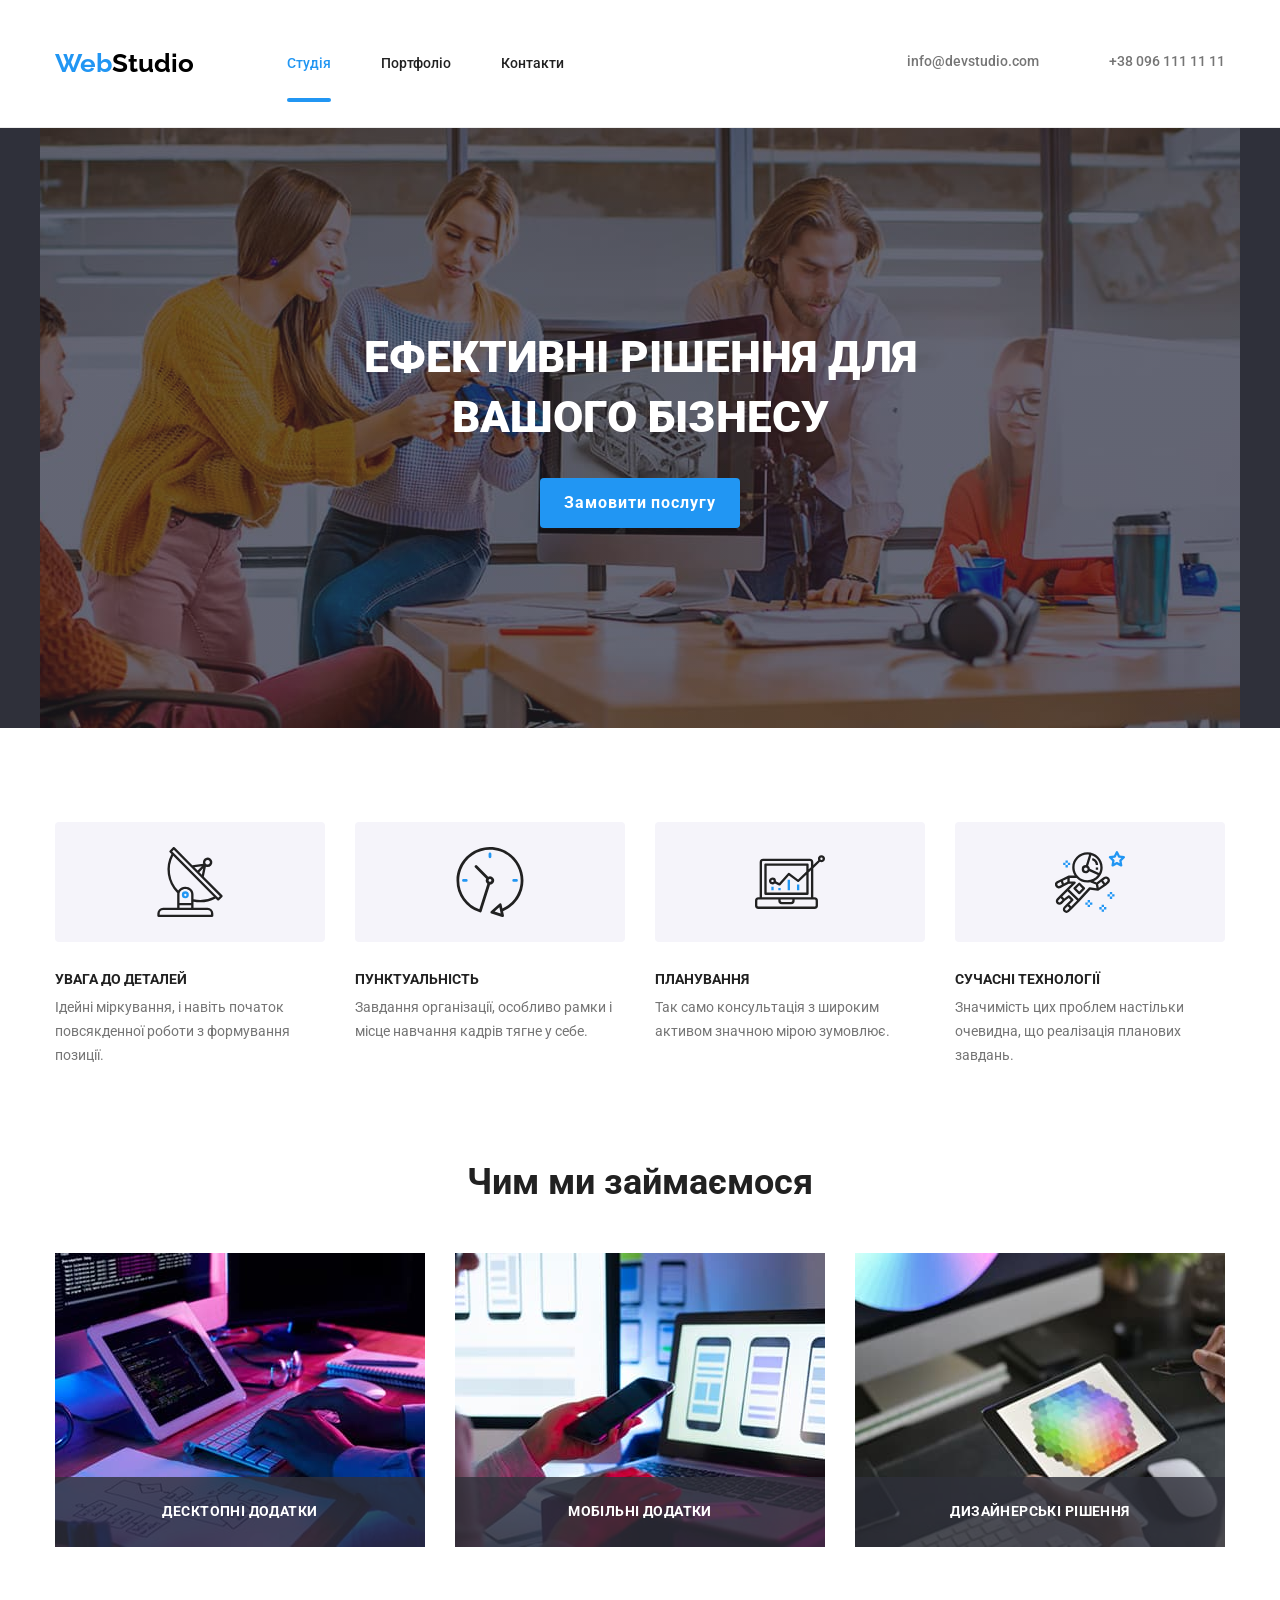
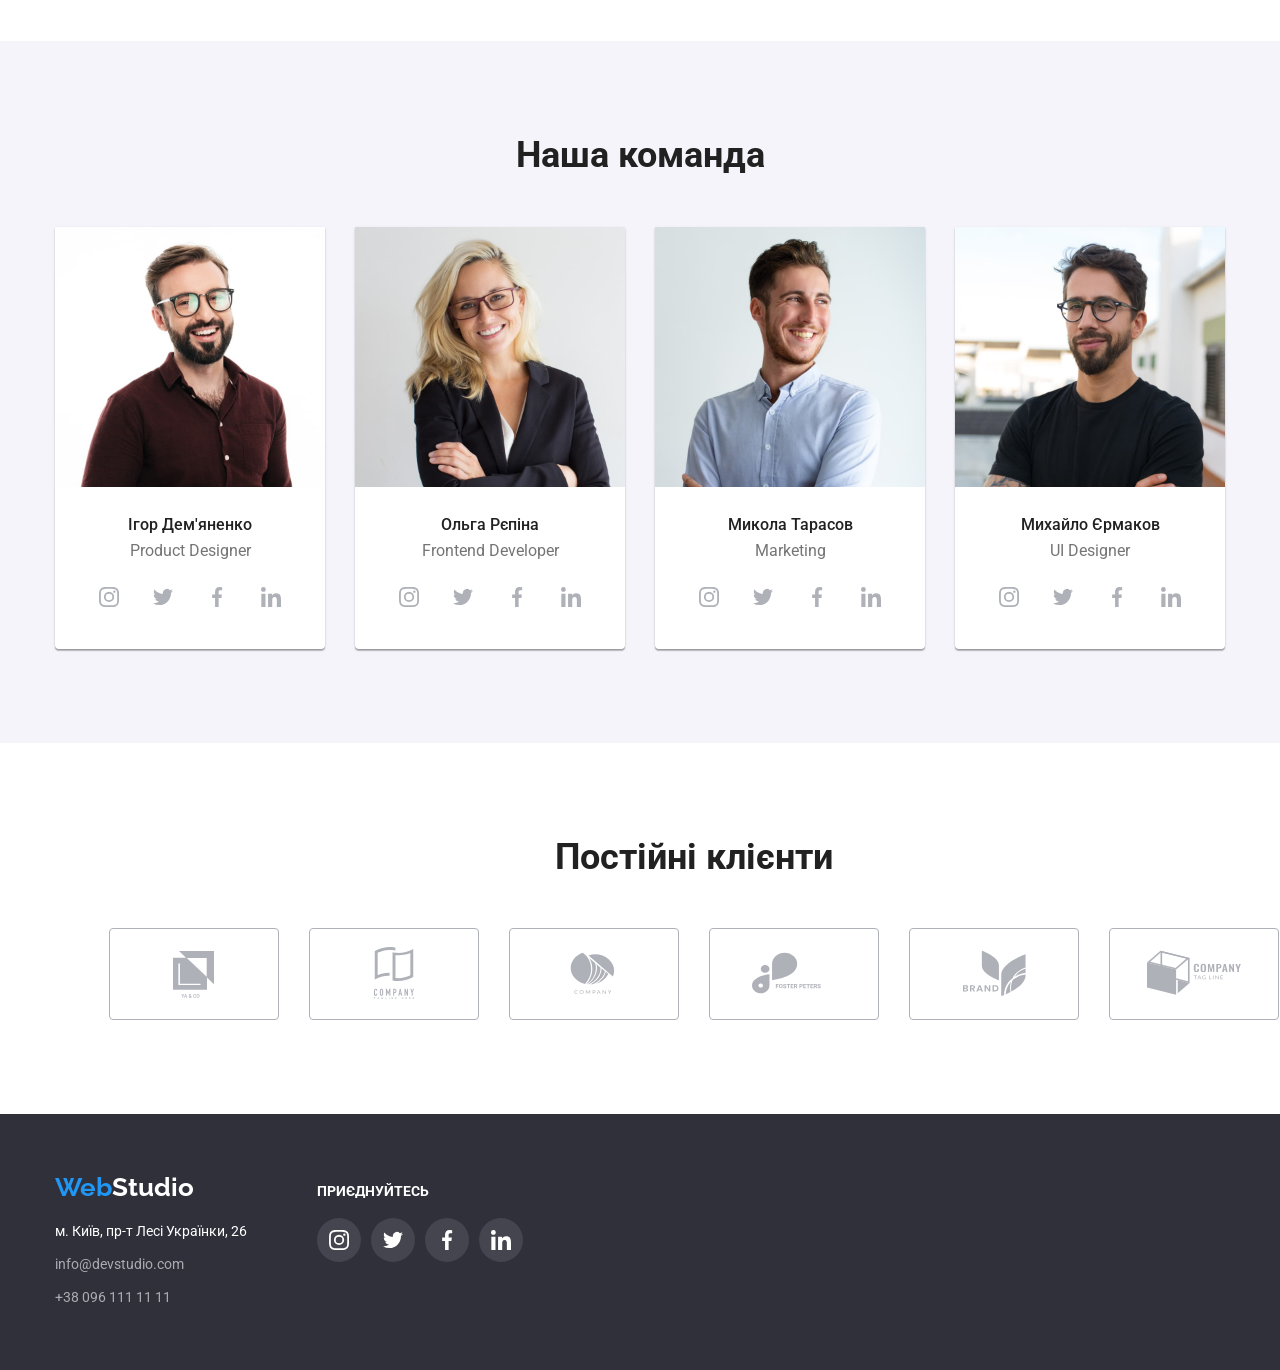
<file: index.html>
<!DOCTYPE html>
<html lang="uk">
<head>
    <meta charset="UTF-8">
    <meta name="viewport" content="width=device-width, initial-scale=1.0">
    <title>WebStudio</title>
    <link rel="preconnect" href="https://fonts.googleapis.com">
<link rel="preconnect" href="https://fonts.gstatic.com" crossorigin>
<link href="https://fonts.googleapis.com/css2?family=Raleway:ital,wght@0,100..900;1,100..900&family=Roboto:ital,wght@0,100..900;1,100..900&display=swap" rel="stylesheet">
<link rel="stylesheet" href="https://cdnjs.cloudflare.com/ajax/libs/modern-normalize/3.0.1/modern-normalize.min.css">    
<link rel="stylesheet" href="./css/styles.css">
</head>
<body>
    <!--Header-->
    <header class="header">
<div class="container main-nav">
    <nav class="main-nav">
    <a class="link nav-logo" lang="en" href="">Web<span>Studio</span></a>
    <ul class="list header-list">
        <li class="header-item">
            <a class="link header-link current" href="">Студія</a>
        </li>
        <li class="header-item">
            <a class="link header-link" href="./portfolio.html">Портфоліо</a>
        </li>
        <li class="header-item">
            <a class="link header-link" href="">Контакти</a>
        </li>
    </ul>
    </nav>
    <ul class="adress-nav list">
        <li class="adress-nav-item">
        <a class="link link-mail" href="mailto:info@devstudio.com"> 
        <svg class="mail-icon" width="16" height="12">
            <use href="./images/envelope.svg"> 
            </use> 
        </svg>
        <span class="mail-text">info@devstudio.com</span>
        </a>
        </li>
        <li class="adress-nav-item">
            <a class="link link-tel" href="tel:+380961111111">
                <svg class="tel-icon" width="10" height="16">
            <use href="./images/smartphone.svg"> 
            </use> 
        </svg>
        <span class="tel-text">+38 096 111 11 11</span>
    </a>
        </li>
    </ul>
</div>
    </header>
 <main>                     
    <!--Hero-->
    <section class="hero">
        <div class="container bg-hero">
            <h1 class="hero-title">Ефективні рішення для<br>вашого бізнесу</h1>
        <button class="link-button" type="button" data-modal-open>Замовити послугу</button>
        </div>
    </section>
    <!--Advantages-->
    <section class="section advantages">
        <div class="container">
            <h2 class="visually-hidden">Переваги</h2>
        <ul class="list advantages-list">
        <li class="advantages-item">
            <div class="advantages-icon-container"> 
            <svg class="antenna-icon" width="70px" height="70px">
                <use href="./images/icons.svg#antenna">
                </use>
            </svg>
        </div>
            <h3 class="advantages-title">УВАГА ДО ДЕТАЛЕЙ</h3>
            <p class="advantages-after-title">Ідейні міркування, і навіть початок повсякденної роботи з формування позиції.
            </p>
        </li>
        <li class="advantages-item">
            <div class="advantages-icon-container"> 
            <svg class="clock-icon" width="70px" height="70px">
                <use href="./images/icons.svg#clock">
                </use>
            </svg>
        </div>
            <h3 class="advantages-title">ПУНКТУАЛЬНІСТЬ</h3>
            <p class="advantages-after-title">
            Завдання організації, особливо рамки і місце навчання кадрів тягне у себе.
            </p>
        </li>
        <li class="advantages-item">
            <div class="advantages-icon-container"> 
            <svg class="diagram-icon" width="70px" height="70px">
                <use href="./images/icons.svg#diagram">
                </use>
            </svg>
        </div>
            <h3 class="advantages-title">ПЛАНУВАННЯ</h3>
            <p class="advantages-after-title">
            Так само консультація з широким активом значною мірою зумовлює.
            </p>
        </li>
        <li class="advantages-item">
            <div class="advantages-icon-container"> 
            <svg class="astronaut-icon" width="70px" height="70px">
                <use href="./images/icons.svg#astronaut">
                </use>
            </svg>
        </div>
            <h3 class="advantages-title">СУЧАСНІ ТЕХНОЛОГІЇ</h3>
            <p class="advantages-after-title">
            Значимість цих проблем настільки очевидна, що реалізація планових завдань.
            </p>
        </li>
        </ul>
        </div>
    </section>
    <!--Activity-->
    <section class="section activity">
    <div class="container">
        <h2 class="section-title">Чим ми займаємося</h2>
    <ul class="list activity-list">
        <li class="activity-item">
            <div class="activity-item-wrap">
                <img class="activity-img" 
            src="./images/advantages-img-1.jpg" 
            alt="людина друкує код, який відображається на планшеті та комп'ютері" 
            width="370"
            >
            <p class="activity-img-text">Десктопні додатки</p>
            </div>
        </li>
        <li class="activity-item">
            <div class="activity-item-wrap">
                <img class="activity-img"
            src="./images/advantages-img-2.jpg" 
            alt="людина створює мобильну версію продукта на ноутбуці, тримаючи в руці мобільний телефон" 
            width="370"
            >
            <p class="activity-img-text">Мобільні додатки</p>
            </div>
        </li>
        <li class="activity-item">
            <div class="activity-item-wrap">
                <img class="activity-img"
            src="./images/advantages-img-3.jpg" 
            alt="людина тримає у руці планшет, на якому відображена кольорова палітра" 
            width="370"
            >
            <p class="activity-img-text">Дизайнерські рішення</p>
            </div>
        </li>
    </ul>
    </div>
    </section>
    <!--Team-->
    <section class="section team">
    <div class="container">
        <h2 class="section-title">Наша команда</h2>
    <ul class="list team-list"> 
    <li class="team-item">
        <img class="team-img"
        src="./images/team-img-1.jpg" 
        alt="чоловік брюнет в окулярах з бородою посміхається" 
        width="270"
        >
        <div class="team-item-contant">
        <h3 class="team-title">Ігор Дем'яненко</h3>
        <p class="team-after-title" lang="en">Product Designer</p>
    <ul class="team-social-list list">
        <li class="team-social-item">
            <a 
            href="" class="team-social-link">
        <svg class="team-social-icon" width="20" height="20">
            <use href="./images/icons.svg#instagram"> 
            </use> 
        </svg>
        </a>
        </li>
        <li class="team-social-item">
            <a 
            href="" class="team-social-link">
        <svg class="team-social-icon" width="20" height="20">
            <use href="./images/icons.svg#twitter"> 
            </use> 
        </svg>
        </a>
        </li>
        <li class="team-social-item">
            <a 
            href="" class="team-social-link">
        <svg class="team-social-icon" width="20" height="20">
            <use href="./images/icons.svg#facebook"> 
            </use> 
        </svg>
        </a>
        </li>
        <li class="team-social-item">
            <a 
            href="" class="team-social-link">
        <svg class="team-social-icon" width="20" height="20">
            <use href="./images/icons.svg#linkedin"> 
            </use> 
        </svg>
        </a>
        </li>
    </ul>
    </div>
    </li>
    <li class="team-item">
        <img class="team-img"
        src="./images/team-img-2.jpg" 
        alt="дівчіна блондинка в окулярах посміхається" 
        width="270"
        >
        <div class="team-item-contant">
        <h3 class="team-title">Ольга Рєпіна</h3>
        <p class="team-after-title" lang="en">Frontend Developer</p>
    <ul class="team-social-list list">
        <li class="team-social-item">
            <a 
            href="" class="team-social-link">
        <svg class="team-social-icon" width="20" height="20">
            <use href="./images/icons.svg#instagram"> 
            </use> 
        </svg>
        </a>
        </li>
        <li class="team-social-item">
            <a 
            href="" class="team-social-link">
        <svg class="team-social-icon" width="20" height="20">
            <use href="./images/icons.svg#twitter"> 
            </use> 
        </svg>
        </a>
        </li>
        <li class="team-social-item">
            <a 
            href="" class="team-social-link">
        <svg class="team-social-icon" width="20" height="20">
            <use href="./images/icons.svg#facebook"> 
            </use> 
        </svg>
        </a>
        </li>
        <li class="team-social-item">
            <a 
            href="" class="team-social-link">
        <svg class="team-social-icon" width="20" height="20">
            <use href="./images/icons.svg#linkedin"> 
            </use> 
        </svg>
        </a>
        </li>
    </ul>
    </div>
    </li>
    <li class="team-item">
        <img class="team-img" 
        src="./images/team-img-3.jpg" 
        alt="чоловік шатен з бородою посміхається" 
        width="270"
        >
        <div class="team-item-contant">
        <h3 class="team-title">Микола Тарасов</h3>
        <p class="team-after-title" lang="en">Marketing</p>
    <ul class="team-social-list list">
        <li class="team-social-item">
            <a 
            href="" class="team-social-link">
        <svg class="team-social-icon" width="20" height="20">
            <use href="./images/icons.svg#instagram"> 
            </use> 
        </svg>
        </a>
        </li>
        <li class="team-social-item">
            <a 
            href="" class="team-social-link">
        <svg class="team-social-icon" width="20" height="20">
            <use href="./images/icons.svg#twitter"> 
            </use> 
        </svg>
        </a>
        </li>
        <li class="team-social-item">
            <a 
            href="" class="team-social-link">
        <svg class="team-social-icon" width="20" height="20">
            <use href="./images/icons.svg#facebook"> 
            </use> 
        </svg>
        </a>
        </li>
        <li class="team-social-item">
            <a 
            href="" class="team-social-link">
        <svg class="team-social-icon" width="20" height="20">
            <use href="./images/icons.svg#linkedin"> 
            </use> 
        </svg>
        </a>
        </li>
    </ul>
    </div>
    </li>
    <li class="team-item">
        <img class="team-img"
        src="./images/team-img-4.jpg" 
        alt="темноволосий чоловік в окулярах з бородою посміхається" 
        width="270"
        >
        <div class="team-item-contant">
        <h3 class="team-title">Михайло Єрмаков</h3>
        <p class="team-after-title" lang="en">UI Designer</p>
    <ul class="team-social-list list">
        <li class="team-social-item">
            <a 
            href="" class="team-social-link">
        <svg class="team-social-icon" width="20" height="20">
            <use href="./images/icons.svg#instagram"> 
            </use> 
        </svg>
        </a>
        </li>
        <li class="team-social-item">
            <a 
            href="" class="team-social-link">
        <svg class="team-social-icon" width="20" height="20">
            <use href="./images/icons.svg#twitter"> 
            </use> 
        </svg>
        </a>
        </li>
        <li class="team-social-item">
            <a 
            href="" class="team-social-link">
        <svg class="team-social-icon" width="20" height="20">
            <use href="./images/icons.svg#facebook"> 
            </use> 
        </svg>
        </a>
        </li>
        <li class="team-social-item">
            <a 
            href="" class="team-social-link">
        <svg class="team-social-icon" width="20" height="20">
            <use href="./images/icons.svg#linkedin"> 
            </use> 
        </svg>
        </a>
        </li>
    </ul>
    </div>
    </li>
    </ul>
    </div>
    </section>
<!-- Clients -->
<section class="section clients">
    <div class="container">
    <h2 class="section-title">Постійні клієнти</h2>   
    <ul class="list clients-list"> 
    <li class="clients-item">
        <a href="" class="clients-link">
            <svg class="client-icon" width="106" heigh="60">
                <use href="./images/icons.svg#group-1"></use>
            </svg>
        </a>
    </li>
    <li class="clients-item">
        <a href="" class="clients-link">
            <svg class="client-icon" width="106" heigh="60">
                <use href="./images/icons.svg#group-2"></use>
            </svg>
        </a>
    </li>
    <li class="clients-item">
        <a href="" class="clients-link">
            <svg class="client-icon" width="106" heigh="60">
                <use href="./images/icons.svg#group-3"></use>
            </svg>
        </a>
    </li>
    <li class="clients-item">
        <a href="" class="clients-link">
            <svg class="client-icon" width="106" heigh="60">
                <use href="./images/icons.svg#group-4"></use>
            </svg>
        </a>
    </li>
    <li class="clients-item">
        <a href="" class="clients-link">
            <svg class="client-icon" width="106" heigh="60">
                <use href="./images/icons.svg#group-5"></use>
            </svg>
        </a>
    </li>
    <li class="clients-item">
        <a href="" class="clients-link">
            <svg class="client-icon" width="106" heigh="60">
                <use href="./images/icons.svg#group-6"></use>
            </svg>
        </a>
    </li>
</ul>
    </div>
  </section>
  </main>
 <!--Footer-->
<footer class="section footer">
    <div class="container footer-container">
        <div class="footer-left">
        <a class="link footer-logo" lang="en" href="">Web<span>Studio</span></a> <br>
   <address class="address">
    <ul class="list adress-list">
        <li class="item adress-item"> 
        <a class="link adress-link map" href="https://maps.app.goo.gl/LjZrjEicE6YfiS4i9" 
    target="_blank" rel="noopener noreferrer"
    >м. Київ, пр-т Лесі Українки, 26</a> <br>
</li>
        <li class="item adress-item">
        <a class="link adress-link" href="mailto:info@devstudio.com">info@devstudio.com</a> <br>
        </li>
        <li class="item adress-item">
        <a class="link adress-link" href="tel:+380961111111">+38 096 111 11 11</a> <br>
        </li>
        </ul>
        </address>
        </div>
        <div class="footer-center">
        <p class="footer-label">Приєднуйтесь</p>
        <ul class="footer-social-list list">
          <li class="footer-social-item">
            <a 
            href="" class="footer-social-link">
        <svg class="footer-social-icon" width="20" height="20">
            <use href="./images/icons.svg#instagram"> 
            </use> 
        </svg>
        </a>
        </li>
        <li class="footer-social-item">
            <a 
            href="" class="footer-social-link">
        <svg class="footer-social-icon" width="20" height="20">
            <use href="./images/icons.svg#twitter"> 
            </use> 
        </svg>
        </a>
        </li>
        <li class="footer-social-item">
            <a 
            href="" class="footer-social-link">
        <svg class="footer-social-icon" width="20" height="20">
            <use href="./images/icons.svg#facebook"> 
            </use> 
        </svg>
        </a>
        </li>
        <li class="footer-social-item">
            <a 
            href="" class="footer-social-link">
        <svg class="footer-social-icon" width="20" height="20">
            <use href="./images/icons.svg#linkedin"> 
            </use> 
        </svg>
        </a>
        </li>  
        </ul>
        </div>
</div> 
</footer>
<div class="backdrop is-hidden" data-modal>
    <div class="modal">
        <button type="button" class="modal-close" data-modal-close>
            <svg width="18" hight="18">
                <use href="./images/icons.svg#modal-close"></use>
            </svg>
        </button>
    </div>
</div>
<script src="./js/modal.js">
</script>
</body>
</html>
<!-- закоммитить command/ -->
 <!-- command F вызвать поиск -->
</file>
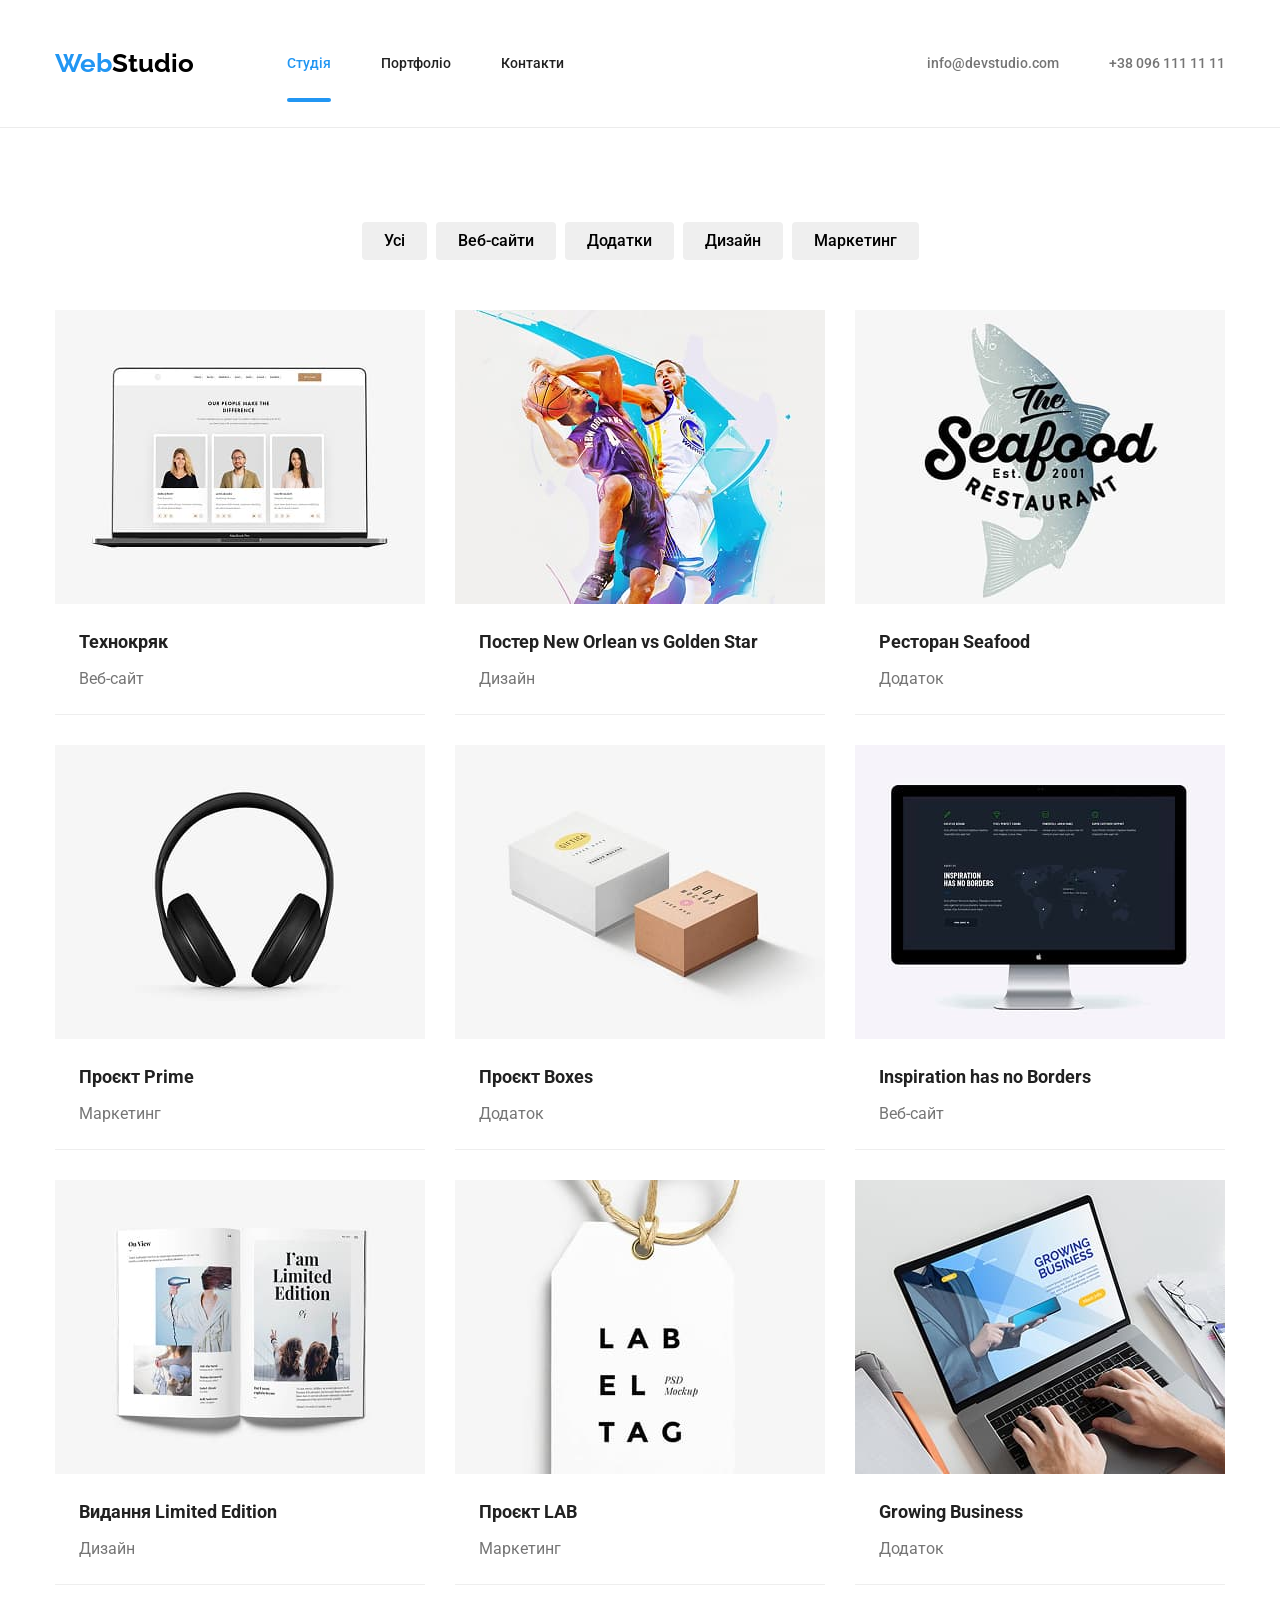
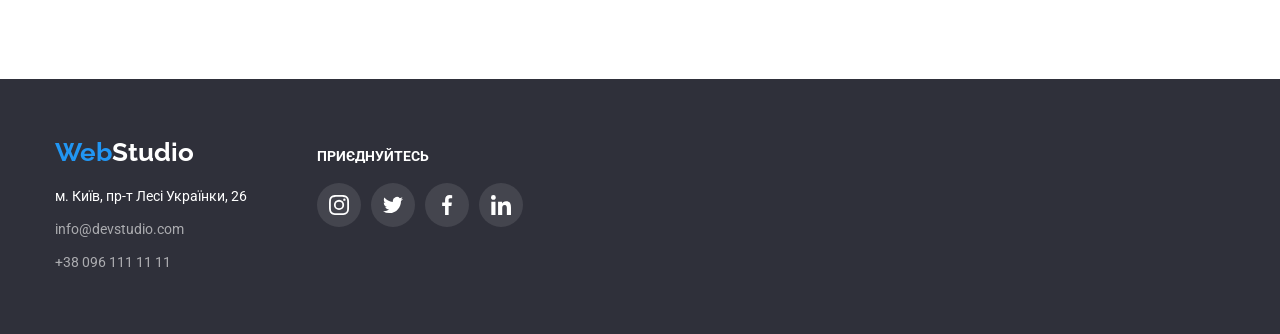
<file: portfolio.html>
<!DOCTYPE html>
<html lang="uk">
<head>
    <meta charset="UTF-8">
    <meta name="viewport" content="width=device-width, initial-scale=1.0">
    <title>WebStudio</title>
    <link rel="preconnect" href="https://fonts.googleapis.com">
<link rel="preconnect" href="https://fonts.gstatic.com" crossorigin>
<link href="https://fonts.googleapis.com/css2?family=Raleway:ital,wght@0,100..900;1,100..900&family=Roboto:ital,wght@0,100..900;1,100..900&display=swap" rel="stylesheet">
<link rel="stylesheet" href="https://cdnjs.cloudflare.com/ajax/libs/modern-normalize/3.0.1/modern-normalize.min.css">    
<link rel="stylesheet" href="./css/styles.css">
</head>
<body>
<!--Header-->
    <header class="header">
<div class="container main-nav">
    <nav class="main-nav">
    <a class="link nav-logo" lang="en" href="">Web<span>Studio</span></a>
    <ul class="list header-list">
        <li class="header-item">
            <a class="link header-link current" href="./index.html">Студія</a>
        </li>
        <li class="header-item">
            <a class="link header-link" href="">Портфоліо</a>
        </li>
        <li class="header-item">
            <a class="link header-link" href="">Контакти</a>
        </li>
    </ul>
    </nav>
    <ul class="adress-nav list">
        <li class="adress-nav-item">
            <a class="link link-mail" href="mailto:info@devstudio.com">info@devstudio.com</a>
        </li>
        <li class="adress-nav-item">
            <a class="link link-tel" href="tel:+380961111111">+38 096 111 11 11</a>
        </li>
    </ul>
</div>
    </header>
 <main>
    <!--Portfolio-->
    <section class="section portfolio">
        <div class="container">
        <h1 class="visually-hidden">Портфоліо</h1>
    <ul class="list filter-list">
    <li class="filter-item"> 
        <button type="button" class="filter-button first">Усі</button>
    </li>
    <li class="filter-item"> 
        <button type="button" class="filter-button second">Веб-сайти</button>
    </li>
    <li class="filter-item"> 
        <button type="button" class="filter-button third">Додатки</button>
    <li class="filter-item"> 
        <button type="button" class="filter-button fourth">Дизайн</button> 
    </li>
    <li class="filter-item"> 
        <button type="button" class="filter-button fifth">Маркетинг</button>
    </li>
    </ul>
    <ul class="list portfolio-list">
        <li class="portfolio-item">
            <a class="link" href="">
            <div class="portfolio-item-wrap">
                <img class="portfolio-img" src="./images/portfolio-img-1.jpg" 
            alt="Ноутбук, на якому зображений веб-сайт" 
            width="370">
            <p class="portfolio-img-text">Ресурс пропонує комплексні пропозиції з різним рівнем функціоналу та сервісів. Все це дозволить відвідувачу отримати вичерпні відомості про компанію чи приватну особу.
            </p>
            </div>  
            <div class="portfolio-item-content">
            <h2 class="portfolio-title">Технокряк</h2> 
            <p class="portfolio-after-title">Веб-сайт</p>
            </div>
        </a>
        </li>
        <li class="portfolio-item">
            <a class="link" href="">
            <img class="portfolio-img" src="./images/portfolio-img-2.jpg" 
            alt="Два чоловіка грають в баскетбол" 
            width="370"> 
            <div class="portfolio-item-content">
            <h2 class="portfolio-title">Постер <span lang="en">New Orlean vs Golden Star</span></h2> 
            <p class="portfolio-after-title">Дизайн</p>
            </div>
        </a>
        </li>
        <li class="portfolio-item">
            <a class="link" href="">
            <img class="portfolio-img" src="./images/portfolio-img-3.jpg" 
            alt="Назва ресторану морської кухні" 
            width="370">
            <div class="portfolio-item-content">
            <h2 class="portfolio-title">Ресторан <span lang="en">Seafood</span></h2>
            <p class="portfolio-after-title">Додаток</p>
            </div>   
        </a>
        </li>
        <li class="portfolio-item">
            <a class="link" href="">
            <img class="portfolio-img" src="./images/portfolio-img-4.jpg" 
            alt="Чорні навушники" 
            width="370">
            <div class="portfolio-item-content">
            <h2 class="portfolio-title">Проєкт <span lang="en">Prime</span></h2>
            <p class="portfolio-after-title">Маркетинг</p> 
            </div> 
        </a>
        </li>
        <li class="portfolio-item">
            <a class="link" href="">
            <img class="portfolio-img" src="./images/portfolio-img-5.jpg" 
            alt="Дві пакувальні коробки" 
            width="370">
            <div class="portfolio-item-content">
            <h2 class="portfolio-title">Проєкт <span lang="en">Boxes</span></h2> 
            <p class="portfolio-after-title">Додаток</p>  
            </div>  
        </a>
        </li>
        <li class="portfolio-item">
            <a class="link" href="">
            <img class="portfolio-img" src="./images/portfolio-img-6.jpg" 
            alt="Монітор з веб-сайтом" 
            width="370">
            <div class="portfolio-item-content">
            <h2 class="portfolio-title" lang="en">Inspiration has no Borders</h2> 
            <p class="portfolio-after-title">Веб-сайт</p> 
            </div> 
        </a>
        </li>
        <li class="portfolio-item">
            <a class="link" href="">
            <img class="portfolio-img" src="./images/portfolio-img-7.jpg" 
            alt="Жіночий журнал" 
            width="370"> 
            <div class="portfolio-item-content">
            <h2 class="portfolio-title">Видання <span lang="en">Limited Edition</span></h2> 
            <p class="portfolio-after-title">Дизайн</p> 
            </div>  
        </a>
        </li>
        <li class="portfolio-item">
            <a class="link" href="">
            <img class="portfolio-img" src="./images/portfolio-img-8.jpg" 
            alt="Лейбл" 
            width="370">
            <div class="portfolio-item-content">
            <h2 class="portfolio-title">Проєкт <span lang="en">LAB</span></h2> 
            <p class="portfolio-after-title">Маркетинг</p> 
            </div>  
        </a>
        </li>
        <li class="portfolio-item">
            <a class="link" href="">
            <img class="portfolio-img" src="./images/portfolio-img-9.jpg" 
            alt="Ноутбук, на якому відкритий додаток" 
            width="370">
            <div class="portfolio-item-content">
            <h2 class="portfolio-title" lang="en">Growing Business</h2> 
            <p class="portfolio-after-title">Додаток</p>
            </div> 
        </a>
        </li>
    </ul>
    </div>
    </section>
 </main>
<!--Footer-->
<footer class="section footer">
    <div class="container footer-container">
        <div class="footer-left">
        <a class="link footer-logo" lang="en" href="">Web<span>Studio</span></a> <br>
   <address class="address">
    <ul class="list adress-list">
        <li class="item adress-item"> 
        <a class="link adress-link map" href="https://maps.app.goo.gl/LjZrjEicE6YfiS4i9" 
    target="_blank" rel="noopener noreferrer"
    >м. Київ, пр-т Лесі Українки, 26</a> <br>
</li>
        <li class="item adress-item">
        <a class="link adress-link" href="mailto:info@devstudio.com">info@devstudio.com</a> <br>
        </li>
        <li class="item adress-item">
        <a class="link adress-link" href="tel:+380961111111">+38 096 111 11 11</a> <br>
        </li>
        </ul>
        </address>
        </div>
        <div class="footer-center">
        <p class="footer-label">Приєднуйтесь</p>
        <ul class="footer-social-list list">
          <li class="footer-social-item">
            <a 
            href="" class="footer-social-link">
        <svg class="footer-social-icon" width="20" height="20">
            <use href="./images/icons.svg#instagram"> 
            </use> 
        </svg>
        </a>
        </li>
        <li class="footer-social-item">
            <a 
            href="" class="footer-social-link">
        <svg class="footer-social-icon" width="20" height="20">
            <use href="./images/icons.svg#twitter"> 
            </use> 
        </svg>
        </a>
        </li>
        <li class="footer-social-item">
            <a 
            href="" class="footer-social-link">
        <svg class="footer-social-icon" width="20" height="20">
            <use href="./images/icons.svg#facebook"> 
            </use> 
        </svg>
        </a>
        </li>
        <li class="footer-social-item">
            <a 
            href="" class="footer-social-link">
        <svg class="footer-social-icon" width="20" height="20">
            <use href="./images/icons.svg#linkedin"> 
            </use> 
        </svg>
        </a>
        </li>  
        </ul>
        </div>
</div> 
</footer>
</body>
</html>
</file>
<file: css/styles.css>
/* Посилання на наслідують колір,
Кнопки та елементи форми не наслідують шрифт.
Всі Н (від 1...6) наслідують від body жирність 700.
Всі текстові атрибути наслідують від body жирність 400. 
 */
/* --------Налаштування для всього документа-------- */
:root {
--accent-color: #2196F3;
--primary-text-color: #212121;
--secondary-text-color: #757575;
--first-background-color: #FFFFFF;
--second-background-color: #2F303A;
--btn-text-color: #FFFFFF;
--btn-background-color: #2196F3;
--btn-default-background-color: #F5F4FA 
}

body {
    font-family: 'Roboto', sans-serif;
    letter-spacing: 0.03em

    background-color: var(--first-background-color);
    color: var(--primary-text-color);
}

/* --------Утилиты-------- */

.container {
    width: 1200px;
    padding-left: 15px;
    padding-right: 15px;
    margin: 0 auto;
}

.section-title {
    margin-bottom: 50px;
    text-align: center;

    font-size: 36px;
}

p, 
h1,
h2,
h3,
h4,
h5,
h6 {
    margin: 0;
}

ul {
    padding: 0;
    margin: 0;
}

button {
    border-radius: 4px;
    border: 0;

    cursor: pointer;
}

img {
    display: block; 
}
/* убирает промежуток между картинками */

.list {
    list-style: none;
}

.link {
text-decoration: none;

color: var(--primary-text-color);
}


/* --------Header-------- */
.header {
padding-top: 24px;
padding-bottom: 25px;
border-bottom: 1px solid #ECECEC;
}

.main-nav {
    display: flex;
    align-items: center;
}

.nav-logo {
font-family: 'Raleway', sans-serif;
font-weight: 700;
font-size: 26px;
line-height: 1;

color: var(--accent-color);
}


.nav-logo span {
color: #000000
}

.header-list {
display: flex;
margin-left: 93px;
}

.header-list .header-item + .header-item {
margin-left: 50px;
}

.header-link {
display: block;
padding-top: 32px;
padding-bottom: 32px;

transition: color 250ms cubic-bezier(0.4, 0, 0.2, 1);
}


.header-link:hover,
.header-link:focus {     
color: var(--accent-color);
}

.current {
    color: var(--accent-color);
    position: relative;
}

.current::after {
    content: "";
    width: 100%;
    height: 4px;
    border-radius: 2px;
    position: absolute;
    background-color: var(--accent-color);
    left: 0;
    bottom: 0;
}

.header-link, 
.adress-nav .link {
font-weight: 500;
font-size: 14px;
line-height: 1;
letter-spacing: 2%;
}

.adress-nav {
display: flex;
margin-left: auto;
}

.adress-nav .adress-nav-item + .adress-nav-item {
    margin-left: 50px;
}

.link-mail,
.link-tel {
    display: inline-flex;
    align-items: center;
    gap: 10px;

    color: var(--secondary-text-color);

    transition: color 250ms cubic-bezier(0.4, 0, 0.2, 1);
}

.link-mail:hover,
.link-mail:focus,
.link-tel:hover,
.link-tel:focus {
    color: var(--accent-color);
}

.mail-icon,
.tel-icon {
    fill: currentColor;
}

/* --------Hero-------- */
.hero {
background-color: var(--second-background-color);
}

.bg-hero{
height: 600px;
padding-top: 200px;
padding-bottom: 200px;

text-align: center;
    
background-image: linear-gradient(
    rgba(47, 48, 58, 0.4),
    rgba(47, 48, 58, 0.4)
), url(../images/hero-bg.jpg);
background-repeat: no-repeat;
background-position: center;
background-size: cover;
}

.hero-title {
margin-bottom: 30px;

font-weight: 900;
font-size: 44px;
line-height: 1.36;
letter-spacing: 2,64px;
text-transform: uppercase;

color: var(--first-background-color)
}

.link-button {
padding: 10px 24px;
    
font-family: inherit;
font-weight: 700;
font-size: 16px;
line-height: 1.87;
letter-spacing: 0.96px;
vertical-align: middle;

color: var(--btn-text-color);
background-color: var(--btn-background-color);
box-shadow: 0 4px 4px 0 rgba(0, 0, 0, 0.15);

min-width: 200px;
min-height: 50px;

transition: background-color 250ms cubic-bezier(0.4, 0, 0.2, 1);
}


.link-button:hover,
.link-button:focus {
background-color: #188CE8;
}

/* --------Advantages-------- */

.advantages {
padding-top: 94px;
padding-bottom: 94px;
}

.advantages-list {
    display: flex;
}

.advantages-list .advantages-item + .advantages-item {
    margin-left: 30px;
}

.visually-hidden {
position: absolute;
white-space: nowrap;
width: 1px;
height: 1px;
overflow: hidden;
border: 0;
padding: 0;
clip: rect(0 0 0 0);
clip-path: inset(50%);
margin: -1px;
}
/* код, который скрывает элементы. В нашем случае это заголовок. */

.advantages-item {
    width: 270px;
}

.advantages-icon-container {
    margin-bottom: 30px;
    
    display: flex;
    justify-content: center;
    align-items: center;

    height: 120px;
    border-radius: 4px;
   
    background-color: var(--btn-default-background-color);
}

.advantages-title {
margin-bottom: 10px;

font-size: 14px;
line-height: 1;
text-transform: uppercase;
}


.advantages-after-title {
font-size: 14px;
line-height: 1.71;

color: var(--secondary-text-color);
}


/* --------Activity-------- */

.activity {
padding-bottom: 94px;
}

.activity-list {
    display: flex;
}

.activity-list .activity-item + .activity-item {
    margin-left: 30px;
}

.activity-item-wrap {
position: relative;
}

.activity-img-text {
    position: absolute;
    bottom: 0;
    left: 0;
    width: 100%;
    height: 70px; 

    font-size: 14px;
    font-weight: 700;
    line-height: 1;
    letter-spacing: 0.42px;
    text-transform: uppercase;
    padding-top: 27px;
    padding-bottom: 27px;

    background-color: rgba(47, 48, 58, 0.8);
    color: var(--first-background-color);

    text-align: center;
}

/* --------Team--------*/

.team {
margin-bottom: 0;
padding-top: 94px;
padding-bottom: 94px;

background-color: var(--btn-default-background-color);
}

.team-list {
    display: flex;
}

.team-list .team-item + .team-item {
    margin-left: 30px;
}

.team-item {
border-radius: 0 0 4px 4px;
box-shadow: 
0 1px 3px 0 rgb(0, 0, 0, 0.12),
0 1px 1px 0 rgb(0, 0, 0, 0.14),
0 2px 1px 0 rgb(0, 0, 0, 0.2);

background-color: var(--first-background-color);
}

.team-item-contant {
padding-top: 30px;
padding-bottom: 30px;
}

.team-title {
margin-bottom: 10px;

font-weight: 500;
font-size: 16px;
line-height: 1;
text-align: center;
}

.team-after-title {
margin-bottom: 16px;

font-size: 16px;
line-height: 1;
text-align: center;

color: var(--secondary-text-color);
}

.team-social-list {
    display: flex;
    justify-content: center;
}

.team-social-item + .team-social-item {
    margin-left: 10px;
}

.team-social-link {
    display: flex;
    justify-content: center;
    align-items: center;

    width: 44px;
    height: 44px;

    border-radius: 50%;

    background-color: var(--first-background-color);
    color: #AFB1B8;

    transition: color 250ms cubic-bezier(0.4, 0, 0.2, 1);
}

.team-social-icon {
    fill: currentColor;
}

.team-social-link:hover,
.team-social-link:focus {
    background-color: var(--btn-background-color);
color: var(--btn-text-color);
}

/* .team-social-link:hover .team-social-icon,
.team-social-link:focus .team-social-icon {
    fill: var(--btn-text-color);
} */

/* --------Clients-------- */
.clients {
    padding: 94px 94px;
}

.clients-list {
display: flex;
justify-content: center;
}

.clients-link {
    width:170px;
    height: 92px;

    display: flex;
    justify-content: center;
    align-items: center;

    border: 1px solid #AFB1B8;
    border-radius:4px;

    color: #AFB1B8;

    transition: color 250ms cubic-bezier(0.4, 0, 0.2, 1),
border 250ms cubic-bezier(0.4, 0, 0.2, 1);
}

.client-icon {
    fill: currentColor;
}

.clients-link:hover,
.clients-link:focus {
    color: var(--accent-color);
    border: 1px solid var(--accent-color);
}

.clients-list .clients-item + .clients-item {
    margin-left: 30px;
}


/* --------Portfolio-------- */

.portfolio {
padding-top: 94px;
padding-bottom: 94px;
}

.filter-list {
display: flex;
justify-content: center;

margin-bottom: 50px;
}

.filter-list .filter-item:not(:last-child) {
margin-right: 9px;
}

.filter-button {
padding: 6px 22px;

font-family: inherit;
font-weight: 500;
font-size: 16px;
line-height: 1.62;
text-align: center;

transition: color 250ms cubic-bezier(0.4, 0, 0.2, 1);
}

.filter-button:default {
 color: var(--primary-text-color);
 background-color: var(--btn-default-background-color) ;
}

.filter-button:hover,
.filter-button:focus {
color: var(--btn-text-color);
background-color: var(--btn-background-color);
box-shadow: 
0 3px 1px 0 rgb(0, 0, 0, 0.1),
0 1px 2px 0 rgb(0, 0, 0, 0.08),
0 2px 2px 0 rgb(0, 0, 0, 0.12);
}

.portfolio-list {
    display: flex;
    flex-wrap: wrap;
}

.portfolio-item {
    width: 370px;
    margin-right: 30px;
    margin-bottom: 30px;
    border-bottom: 1px solid #EEEEEE;

    background-color: var(--first-background-color);

    transition: color 250ms cubic-bezier(0.4, 0, 0.2, 1);
}

.portfolio-item:hover,
.portfolio-item:focus {
box-shadow: 
0 1px 1px 0 rgb(0, 0, 0, 0.12),
0 4px 4px 0 rgb(0, 0, 0, 0.06),
1px 4px 6px 0 rgb(0, 0, 0, 0.16);
}
.portfolio-item:hover .portfolio-img-text {
transform: translateY(0);
}

.portfolio-item:nth-child(3n) {
    margin-right: 0;
}

.portfolio-item:nth-last-child(-n + 3) {
    margin-bottom: 0;
}

.portfolio-item-wrap {
    position: relative;
    overflow: hidden;
    
}

.portfolio-img-text {
    position: absolute;
    top: 0;
    left: 0;
    width: 100%;
    height: 100%;
    padding: 63px 24px;

    font-size: 18px;
    line-height: 28px;
    letter-spacing: 0.54px;
    
    color: var(--btn-text-color);
    background-color: rgba(33, 150, 243, 0.9);
    
    transform: translateY(100%);
    transition: transform 250ms cubic-bezier(0.4, 0, 0.2, 1);;
    overflow: auto;
}

.portfolio-item-content{
    padding: 20px 24px;
}

.portfolio-title {
margin-bottom: 4px;

font-size: 18px;
line-height: 2;
letter-spacing: 6%;
}

.portfolio-after-title {
font-size: 16px;
line-height: 1.87;

color: var(--secondary-text-color);
}

/* --------Footer-------- */
.footer {
background-color: var(--second-background-color); 
}

.footer-container {
display: flex;
align-items: baseline;

padding-top: 60px;
padding-bottom: 60px;
}

.footer-center {
    margin-left: 70px;
}

.footer-logo {
display: inline-block;
margin-bottom: 20px;

font-family: 'Raleway', sans-serif;
font-weight: 700;
font-size: 26px;
line-height: 1;
font-style: normal;

color: var(--accent-color);
}

.footer-logo span {
color: var(--first-background-color)
}

.adress-link {
font-size: 14px;
line-height: 1.71;
font-style: normal;

color: #FFFFFF99;
}

.adress-link.map{
color: var(--first-background-color);
} 

.adress-item:not(:last-child) {
    margin-bottom: 9px;
}

.footer-label {
font-weight: 700;
font-size: 14px;
line-height: 1;
text-transform: uppercase;
font-style: normal;

margin-bottom: 20px;

color: var(--first-background-color);
}

.footer-social-list {
    display: flex;
    justify-content: center;
}

.footer-social-item + .footer-social-item {
    margin-left: 10px;
}

.footer-social-link {
    display: flex;
    justify-content: center;
    align-items: center;

    width: 44px;
    height: 44px;

    border-radius: 50%;

    background-color: rgb(255, 255, 255, 0.1); 
    color: var(--first-background-color);

    transition: color 250ms cubic-bezier(0.4, 0, 0.2, 1);
}

.footer-social-icon {
    fill: currentColor;
}

.footer-social-link:hover,
.footer-social-link:focus {
    background-color: var(--btn-background-color);
color: var(--btn-text-color);
}

.backdrop {
    position: fixed;
    top: 0;
    width: 100vw;
    height: 100vh;
    background-color: rgba(0, 0, 0, 0.2);

    transition: opacity 500ms, visibility 500ms;
}

.backdrop.is-hidden .modal {
    transform: scale(0.5);
}

.modal {
    width: 528px;
    min-height: 581px;

    background-color: var(--first-background-color);
    border-radius: 4px;
    box-shadow: 
    0 1px 3px 0 rgba(0, 0, 0, 0.12),
    0 1px 1px 0 rgba(0, 0, 0, 0.14),
    0 2px 1px 0 rgba(0, 0, 0, 0.2);

    position: absolute;
    top: 50%;
    left: 50%;
    transform: translate(-50%, -50%) scale(1);
    
    transition: transform 500ms;
}

.modal-close {
    width: 30px;
    height: 30px;

    border-radius: 50%;
    border: 1px solid rgba(0, 0, 0, 0.1);
    background-color: var(--btn-text-color);

    display: flex;
    align-items: center;
    justify-content: center;

    position: absolute;
    top: 8px;
    right: 8px;
}

.is-hidden {
    opacity: 0;
    pointer-events: none;
    visibility: hidden;
}
</file>
